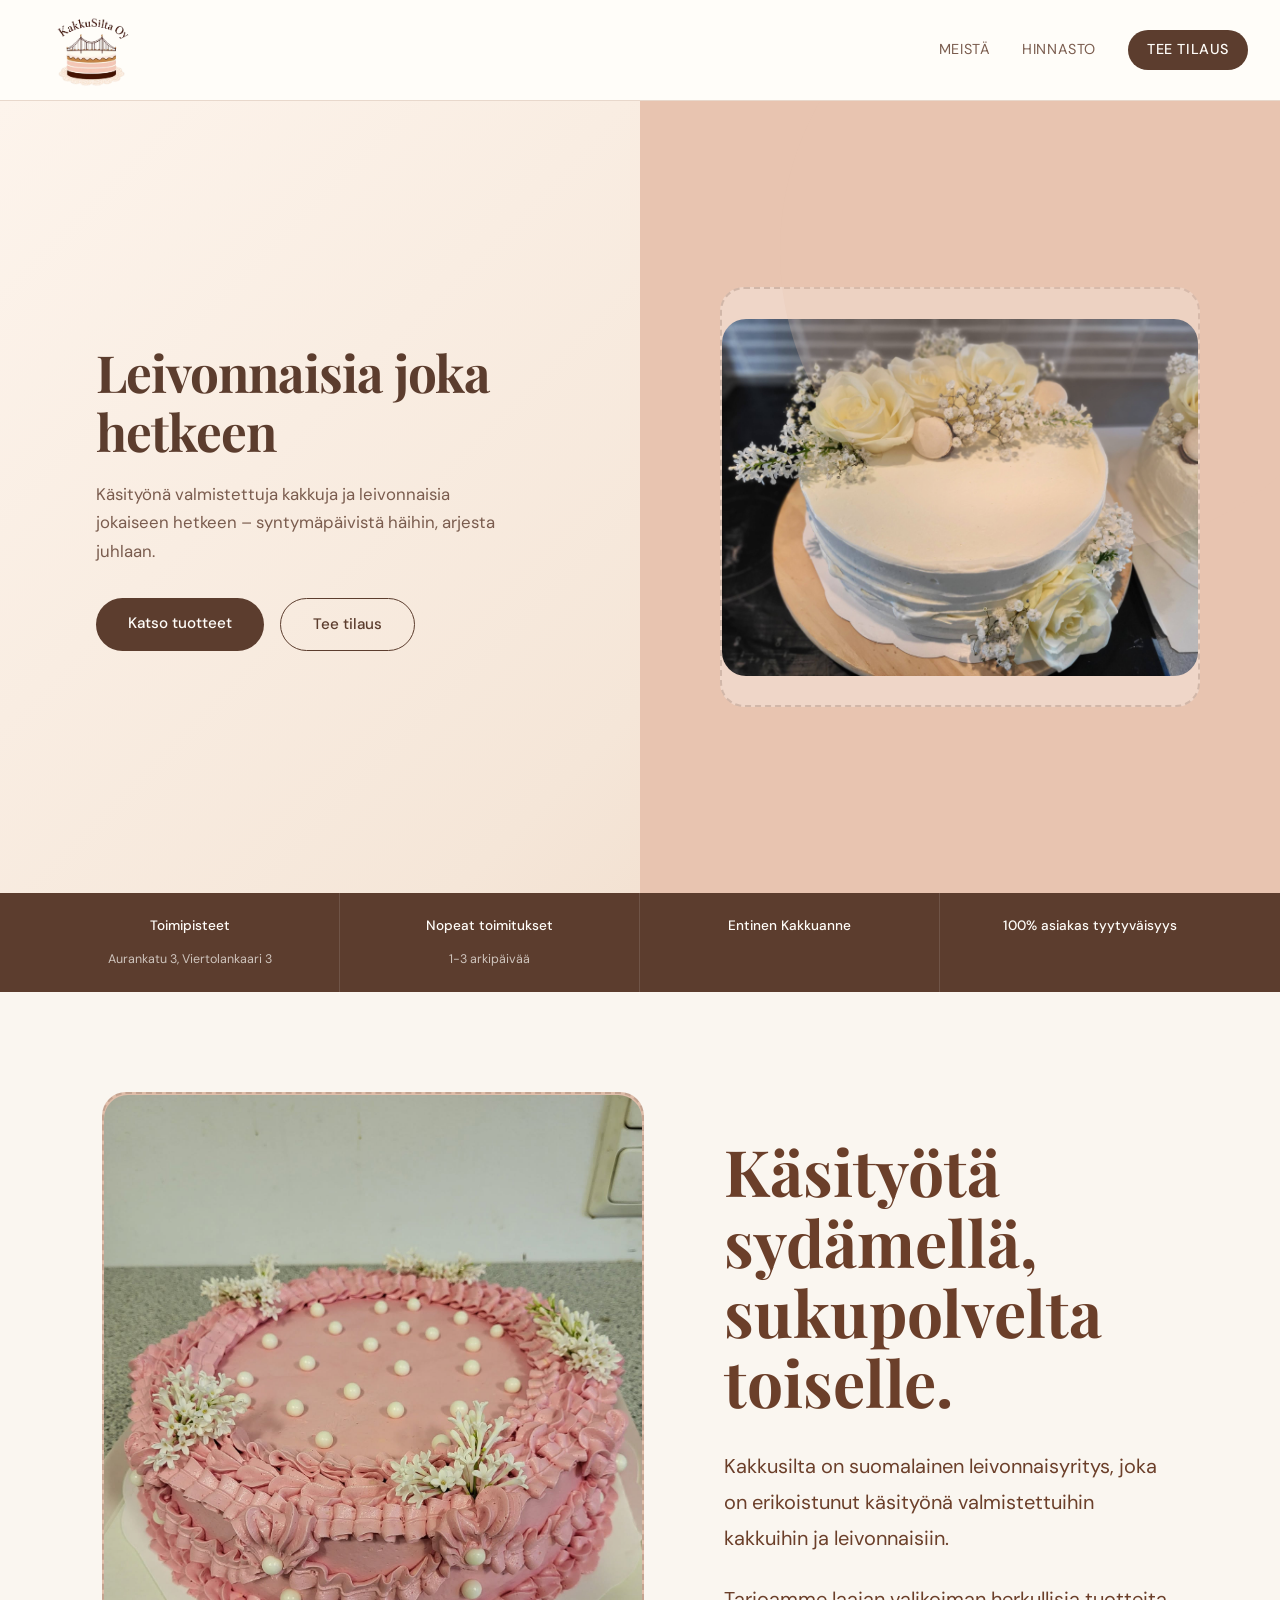
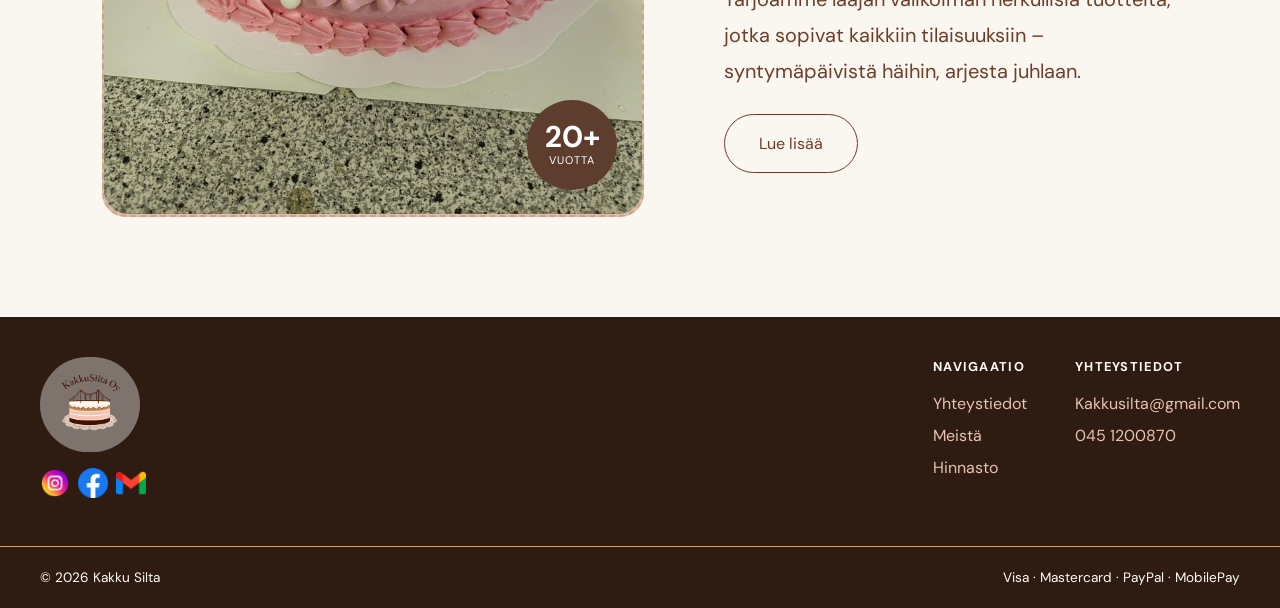
<file: index.html>
<!DOCTYPE html>
<html lang="fi">
  <head>
    <meta charset="UTF-8">
    <meta name="viewport" content="width=device-width, initial-scale=1.0">
    <meta name="description" content="Tilauskakut, voileipäkakut ja leivonnaiset yli 20 vuoden kokemuksella. Tarjoilut juhliin ja tilaisuuksiin yrityksille ja yksityishenkilöille, myös nopealla aikataululla. Entinen KakkuAnne tmi.">
    <link rel="stylesheet" href="styles.css">
    <link rel="icon" type="image/png" href="/favicon-96x96.png" sizes="96x96" />
    <link rel="icon" type="image/svg+xml" href="/favicon.svg" />
    <link rel="shortcut icon" href="/favicon.ico" />
    <link rel="apple-touch-icon" sizes="180x180" href="/apple-touch-icon.png" />
    <link rel="manifest" href="/site.webmanifest" />
    <link rel="preconnect" href="https://fonts.googleapis.com">
    <link rel="preconnect" href="https://fonts.gstatic.com" crossorigin>
    <link href="https://fonts.googleapis.com/css2?family=Playfair+Display:wght@500;600;700&family=DM+Sans:wght@300;400;500&display=swap" rel="stylesheet">
    <link rel="canonical" href="https://kakkusilta.fi" />
    <title>Kakkusilta | Kotimaista laatua</title>
  </head>

  <body>

    <!-- NAVBAR -->
    <header class="navbar" role="navigation" id="navbar">
      <nav>
        <div class="nav-wrapper">

          <!-- LOGO -->
          <div class="logo">
            <a fetchpriority="high" class="logo" href="index.html"><img src="kuvat/logo1.webp" alt="Logo"></a>
          </div>

          <!-- NAVIGAATIO LINKIT (desktop + mobile dropdown) -->
          <div class="nav-menu" id="nav-menu">
            <div class="nav-links">
              <a href="#meistä">MEISTÄ</a>
              <a href="hinnasto.html">HINNASTO</a>
              <a class="navlink1" href="yhteystiedot.html">TEE TILAUS</a>
            </div>
          </div>

          <!-- HAMBURGER -->
          <button class="hamburger" id="hamburger" aria-label="Avaa valikko" aria-expanded="false">
            <span></span>
            <span></span>
            <span></span>
          </button>

        </div>
      </nav>
    </header>

    <main>

      <!-- HERO -->
      <section class="hero" aria-label="hero">
        <div class="hero-vasen">
          <h1>Leivonnaisia joka hetkeen</h1>
          <p>Käsityönä valmistettuja kakkuja ja leivonnaisia jokaiseen hetkeen – syntymäpäivistä häihin, arjesta juhlaan.</p>
          <div class="hero-napit">
            <a href="#facebook" class="hero-cta">Katso tuotteet</a>
            <a href="yhteystiedot.html" class="hero-btn">Tee tilaus</a>
          </div>
        </div>
        <div class="hero-oikea">
          <div class="hero-oikea-sisus">
            <img src="kuvat/Kakkusilta-valkoinen-kakku.jpg" alt="Hero kuva">
          </div>
        </div>
      </section>

      <!-- USP BAR -->
      <aside>
        <section class="usp-bar">
          <div class="usp-bar-in">
            <div class="usp">
              <h3>Toimipisteet</h3>
              <p>Aurankatu 3, Viertolankaari 3</p>
            </div>
            <div class="usp">
              <h3>Nopeat toimitukset</h3>
              <p>1-3 arkipäivää</p>
            </div>            
            <div class="usp">
              <h3>Entinen Kakkuanne</h3>
            </div>
            <div class="usp">
              <h3>100% asiakas tyytyväisyys</h3>
            </div>
          </div>
        </section>
      </aside>

      <script src="https://cdn.commoninja.com/sdk/latest/commonninja.js" defer></script>
      <div id="facebook" class="commonninja_component pid-122cd5c8-a793-41a1-adbe-83d6178885f8"></div>

      <!-- MEISTÄ -->
      <section class="meista-section">

        <div class="about-image">
          <div class="placeholder">
            <img src="kuvat/kakkusilta-pinkki-kakku.jpg" alt="Meistä kuva">
          </div>
          <div class="badge">
            <strong>20+</strong>
            <small>VUOTTA</small>
          </div>
        </div>

        <div class="meista-content">
          <h2 id="meistä">
            Käsityötä sydämellä,<br>
            sukupolvelta toiselle.
          </h2>
          <p>
            Kakkusilta on suomalainen leivonnaisyritys, joka on
            erikoistunut käsityönä valmistettuihin kakkuihin ja
            leivonnaisiin.
          </p>
          <p>
            Tarjoamme laajan valikoiman herkullisia tuotteita,
            jotka sopivat kaikkiin tilaisuuksiin – syntymäpäivistä
            häihin, arjesta juhlaan.
          </p>
          <a href="https://www.facebook.com/profile.php?id=61590778768108&sk=about" class="about-btn">Lue lisää</a>
        </div>

      </section>

    </main>

    <!-- FOOTER -->
    <footer>
      <section class="topoffooter">
        <section class="infocard">
          <a class="logo1" href="index.html"><img src="kuvat/logo1.png" alt="logo"></a>
          <div class="infocard-links">
          <ul>
            <li><a href="https://www.instagram.com/kakkusilta/"><img src="kuvat/instagram.png" alt="Instagram"></a></li>
            <li><a href="https://www.facebook.com/profile.php?id=61590778768108"><img src="kuvat/facebook.png" alt="Facebook"></a></li>
            <li><a href="mailto:kakkusilta@gmail.com"><img src="kuvat/gmail.png" alt="Sähköposti"></a></li>
          </ul>
          </div>
        </section>
        <div>
          <section class="navigation">
            <h3>NAVIGAATIO</h3>
            <a href="yhteystiedot.html">Yhteystiedot</a>
            <a href="#meistä">Meistä</a>
            <a href="hinnasto.html">Hinnasto</a>
          </section>
          <section class="yhteystiedot">
            <h3>YHTEYSTIEDOT</h3>
            <a href="mailto:kakkusilta@gmail.com">Kakkusilta@gmail.com</a>
            <a href="sms:045 1200870">045 1200870</a>
          </section>
        </div>
      </section>
      <section class="bottomfooter">
        <div><p>© 2026 Kakku Silta</p></div>
        <div><p>Visa · Mastercard · PayPal · MobilePay</p></div>
      </section>
    </footer>

    <script>
      const hamburger = document.getElementById('hamburger');
      const navMenu   = document.getElementById('nav-menu');   // ← was "nav-links" (bug fixed)

      hamburger.addEventListener('click', () => {
        const open = hamburger.classList.toggle('active');
        navMenu.classList.toggle('active');
        hamburger.setAttribute('aria-expanded', open);
      });

      // Close when a link is clicked
      navMenu.querySelectorAll('a').forEach(link => {
        link.addEventListener('click', () => {
          hamburger.classList.remove('active');
          navMenu.classList.remove('active');
          hamburger.setAttribute('aria-expanded', 'false');
        });
      });

      // Close when clicking outside
      document.addEventListener('click', e => {
        if (!hamburger.contains(e.target) && !navMenu.contains(e.target)) {
          hamburger.classList.remove('active');
          navMenu.classList.remove('active');
          hamburger.setAttribute('aria-expanded', 'false');
        }
      });
    </script>

  </body>
</html>
</file>
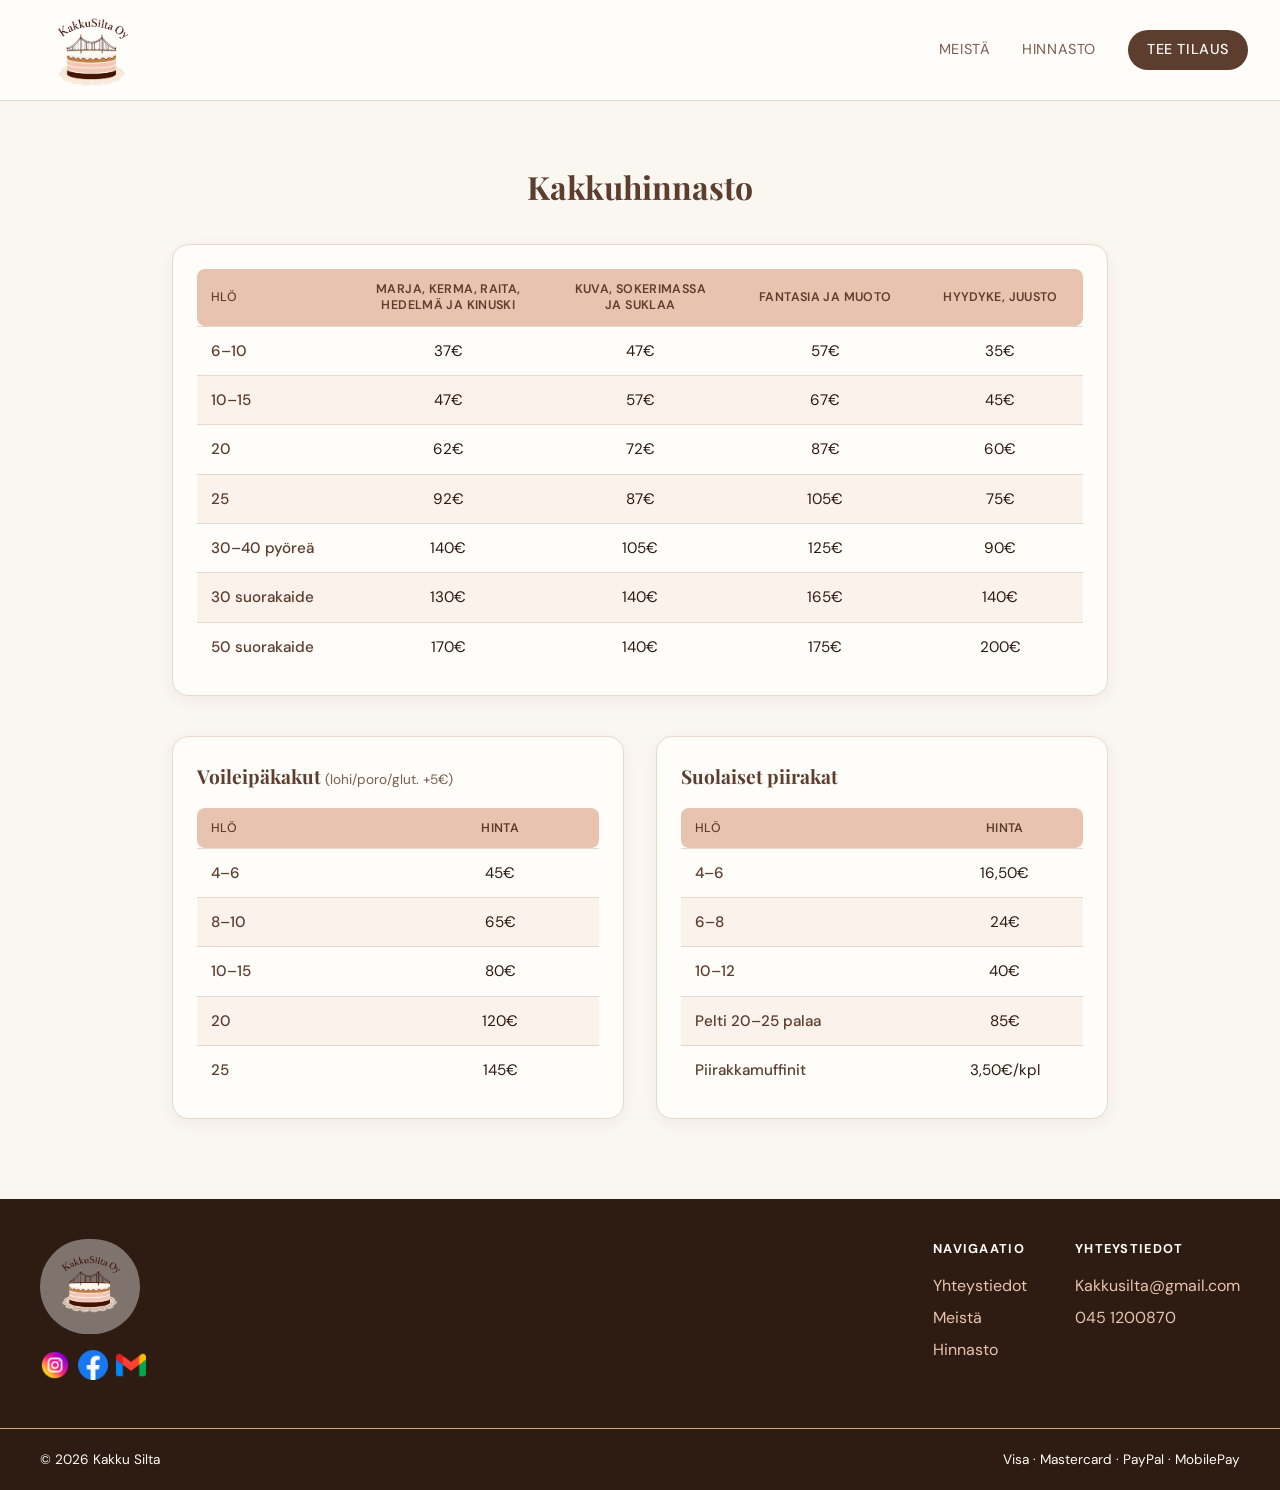
<file: hinnasto.html>
<!DOCTYPE html>
<html lang="fi">
  <head>
    <meta charset="UTF-8">
    <meta name="viewport" content="width=device-width, initial-scale=1.0">
    <meta name="description" content="Hinnasto – käsityönä valmistettuja kakkuja ja leivonnaisia. Vastaamme 2 arkipäivän sisällä.">
    <link rel="stylesheet" href="hinnasto.css">
    <link rel="icon" type="image/png" href="/favicon-96x96.png" sizes="96x96" />
    <link rel="icon" type="image/svg+xml" href="/favicon.svg" />
    <link rel="shortcut icon" href="/favicon.ico" />
    <link rel="apple-touch-icon" sizes="180x180" href="/apple-touch-icon.png" />
    <link rel="manifest" href="/site.webmanifest" />
    <link rel="preconnect" href="https://fonts.googleapis.com">
    <link rel="preconnect" href="https://fonts.gstatic.com" crossorigin>
    <link href="https://fonts.googleapis.com/css2?family=Playfair+Display:wght@500;600;700&family=DM+Sans:wght@300;400;500&display=swap" rel="stylesheet">
    <link rel="canonical" href="https://kakkusilta.fi/hinnasto" />
    <title>Tilauslomake | Kakkusilta</title>
  </head>

  <body>

    <!-- NAVBAR -->
    <header class="navbar" role="navigation" id="navbar">
      <nav>
        <div class="nav-wrapper">

          <!-- LOGO -->
          <div class="logo">
            <a fetchpriority="high" class="logo" href="index.html"><img src="kuvat/logo1.webp" alt="Logo"></a>
          </div>

          <!-- NAVIGAATIO LINKIT (desktop + mobile dropdown) -->
          <div class="nav-menu" id="nav-menu">
            <div class="nav-links">
              <a href="index.html#meistä">MEISTÄ</a>
              <a href="hinnasto.html">HINNASTO</a>
              <a class="navlink1" href="yhteystiedot.html">TEE TILAUS</a>
            </div>
          </div>

          <!-- HAMBURGER -->
          <button class="hamburger" id="hamburger" aria-label="Avaa valikko" aria-expanded="false">
            <span></span>
            <span></span>
            <span></span>
          </button>

        </div>
      </nav>
    </header>

    <main>
      <section class="hinnasto">

        <h2>Kakkuhinnasto</h2>
        <div class="taulukko-wrap">
          <table class="hintataulukko">
            <thead>
              <tr>
                <th>HLÖ</th>
                <th>Marja, kerma, raita,<br>hedelmä ja kinuski</th>
                <th>Kuva, sokerimassa<br>ja suklaa</th>
                <th>Fantasia ja muoto</th>
                <th>Hyydyke, juusto</th>
              </tr>
            </thead>
            <tbody>
              <tr><td>6–10</td><td>37€</td><td>47€</td><td>57€</td><td>35€</td></tr>
              <tr><td>10–15</td><td>47€</td><td>57€</td><td>67€</td><td>45€</td></tr>
              <tr><td>20</td><td>62€</td><td>72€</td><td>87€</td><td>60€</td></tr>
              <tr><td>25</td><td>92€</td><td>87€</td><td>105€</td><td>75€</td></tr>
              <tr><td>30–40 pyöreä</td><td>140€</td><td>105€</td><td>125€</td><td>90€</td></tr>
              <tr><td>30 suorakaide</td><td>130€</td><td>140€</td><td>165€</td><td>140€</td></tr>
              <tr><td>50 suorakaide</td><td>170€</td><td>140€</td><td>175€</td><td>200€</td></tr>
            </tbody>
          </table>
        </div>

        <div class="taulukko-rivi">

          <div class="taulukko-wrap">
            <h3>Voileipäkakut <span>(lohi/poro/glut. +5€)</span></h3>
            <table class="hintataulukko pieni">
              <thead>
                <tr><th>HLÖ</th><th>Hinta</th></tr>
              </thead>
              <tbody>
                <tr><td>4–6</td><td>45€</td></tr>
                <tr><td>8–10</td><td>65€</td></tr>
                <tr><td>10–15</td><td>80€</td></tr>
                <tr><td>20</td><td>120€</td></tr>
                <tr><td>25</td><td>145€</td></tr>
              </tbody>
            </table>
          </div>

          <div class="taulukko-wrap">
            <h3>Suolaiset piirakat</h3>
            <table class="hintataulukko pieni">
              <thead>
                <tr><th>HLÖ</th><th>Hinta</th></tr>
              </thead>
              <tbody>
                <tr><td>4–6</td><td>16,50€</td></tr>
                <tr><td>6–8</td><td>24€</td></tr>
                <tr><td>10–12</td><td>40€</td></tr>
                <tr><td>Pelti 20–25 palaa</td><td>85€</td></tr>
                <tr><td>Piirakkamuffinit</td><td>3,50€/kpl</td></tr>
              </tbody>
            </table>
          </div>

        </div>

      </section>
    </main>

    <!-- FOOTER -->
    <footer>
      <section class="topoffooter">
        <section class="infocard">
          <a class="logo1" href="index.html"><img src="kuvat/logo1.png" alt="logo"></a>
          <div class="infocard-links">
          <ul>
            <li><a href="instagram"><img src="kuvat/instagram.png" alt="Instagram"></a></li>
            <li><a href="facebook"><img src="kuvat/facebook.png" alt="Facebook"></a></li>
            <li><a href="mailto:kakkusilta@gmail.com"><img src="kuvat/gmail.png" alt="Sähköposti"></a></li>
          </ul>
          </div>
        </section>
        <div>
          <section class="navigation">
            <h3>NAVIGAATIO</h3>
            <a href="yhteystiedot.html">Yhteystiedot</a>
            <a href="index.html#meistä">Meistä</a>
            <a href="hinnasto.html">Hinnasto</a>
          </section>
          <section class="yhteystiedot">
            <h3>YHTEYSTIEDOT</h3>
            <a href="mailto:kakkusilta@gmail.com">Kakkusilta@gmail.com</a>
            <a href="sms:+358451200870">045 1200870</a>
          </section>
        </div>
      </section>
      <section class="bottomfooter">
        <div><p>© 2026 Kakku Silta</p></div>
        <div><p>Visa · Mastercard · PayPal · MobilePay</p></div>
      </section>
    </footer>

    <script>
      const hamburger = document.getElementById('hamburger');
      const navMenu   = document.getElementById('nav-menu');

      hamburger.addEventListener('click', () => {
        const open = hamburger.classList.toggle('active');
        navMenu.classList.toggle('active');
        hamburger.setAttribute('aria-expanded', open);
      });

      navMenu.querySelectorAll('a').forEach(link => {
        link.addEventListener('click', () => {
          hamburger.classList.remove('active');
          navMenu.classList.remove('active');
          hamburger.setAttribute('aria-expanded', 'false');
        });
      });

      document.addEventListener('click', e => {
        if (!hamburger.contains(e.target) && !navMenu.contains(e.target)) {
          hamburger.classList.remove('active');
          navMenu.classList.remove('active');
          hamburger.setAttribute('aria-expanded', 'false');
        }
      });
    </script>

  </body>
</html>
</file>
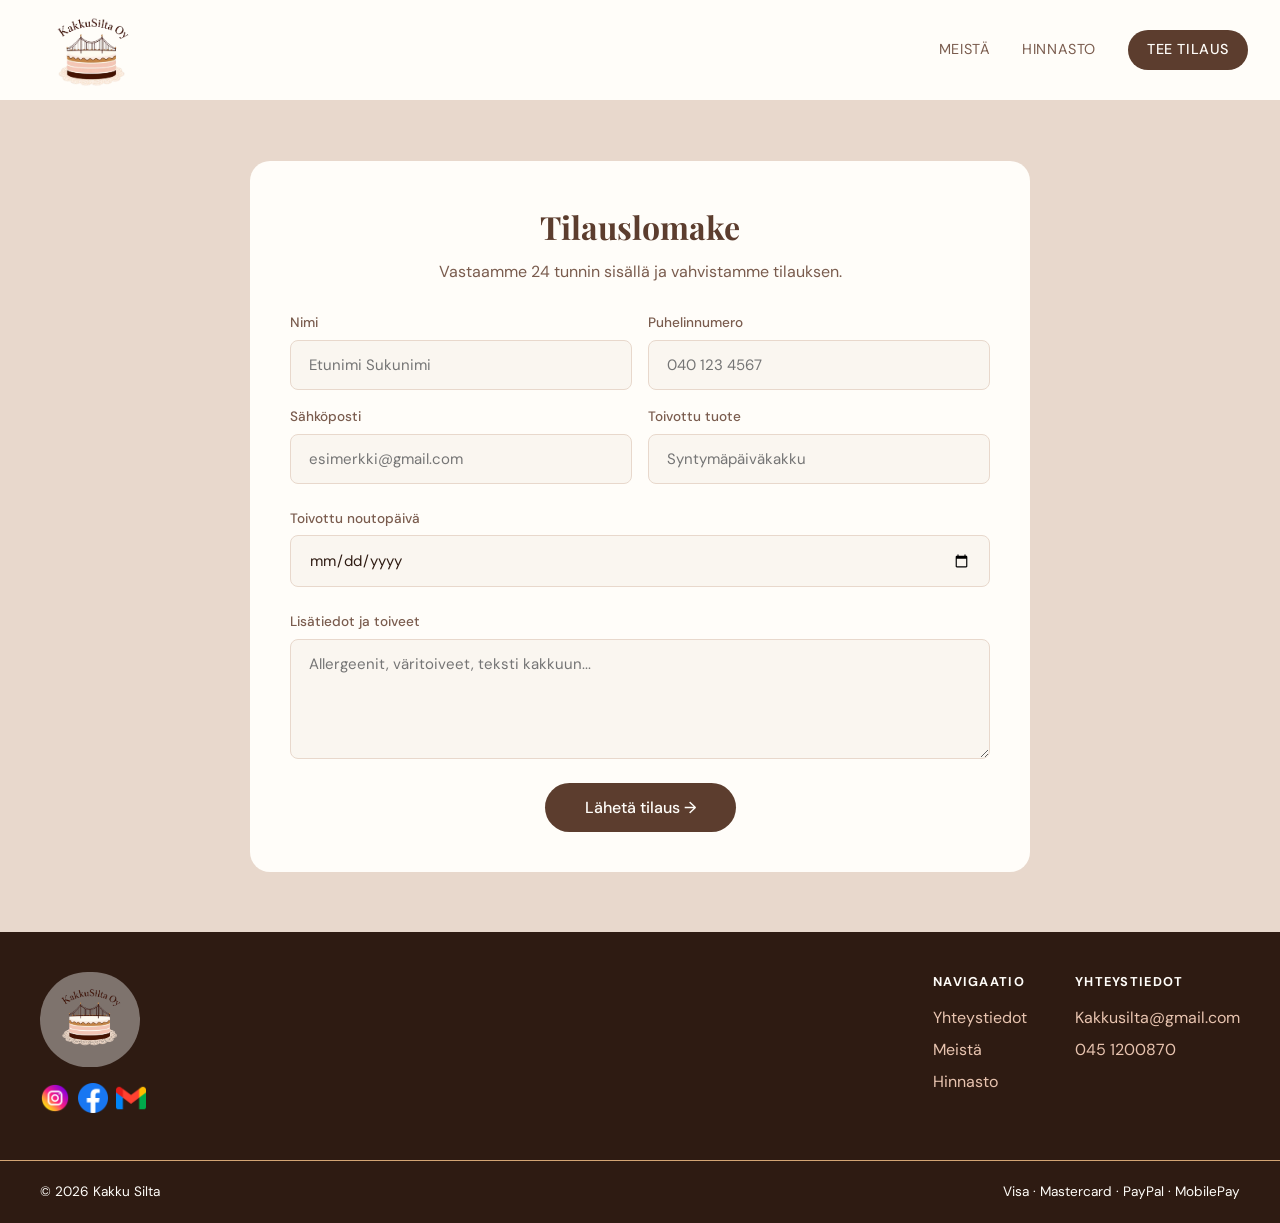
<file: yhteystiedot.html>
<!DOCTYPE html>
<html lang="fi">
  <head>
    <meta charset="UTF-8">
    <meta name="viewport" content="width=device-width, initial-scale=1.0">
    <meta name="description" content="Tee tilaus – käsityönä valmistettuja kakkuja ja leivonnaisia. Vastaamme 2 arkipäivän sisällä.">
    <link rel="stylesheet" href="yhteystiedot.css">
    <link rel="icon" type="image/png" href="/favicon-96x96.png" sizes="96x96" />
    <link rel="icon" type="image/svg+xml" href="/favicon.svg" />
    <link rel="shortcut icon" href="/favicon.ico" />
    <link rel="apple-touch-icon" sizes="180x180" href="/apple-touch-icon.png" />
    <link rel="manifest" href="/site.webmanifest" />
    <link rel="preconnect" href="https://fonts.googleapis.com">
    <link rel="preconnect" href="https://fonts.gstatic.com" crossorigin>
    <link href="https://fonts.googleapis.com/css2?family=Playfair+Display:wght@500;600;700&family=DM+Sans:wght@300;400;500&display=swap" rel="stylesheet">
    <link rel="canonical" href="https://kakkusilta.fi/yhteystiedot" />
    <title>Tilauslomake | Kakkusilta</title>
  </head>

  <body>

    <!-- NAVBAR -->
    <header class="navbar" role="navigation" id="navbar">
      <nav>
        <div class="nav-wrapper">

          <!-- LOGO -->
          <div class="logo">
            <a fetchpriority="high" class="logo" href="index.html"><img src="kuvat/logo1.webp" alt="Logo"></a>
          </div>

          <!-- NAVIGAATIO LINKIT (desktop + mobile dropdown) -->
          <div class="nav-menu" id="nav-menu">
            <div class="nav-links">
              <a href="index.html#meistä">MEISTÄ</a>
              <a href="hinnasto.html">HINNASTO</a>
              <a class="navlink1" href="yhteystiedot.html">TEE TILAUS</a>
            </div>
          </div>

          <!-- HAMBURGER -->
          <button class="hamburger" id="hamburger" aria-label="Avaa valikko" aria-expanded="false">
            <span></span>
            <span></span>
            <span></span>
          </button>

        </div>
      </nav>
    </header>

    <main>
      <section class="lomake">
        <form action="https://api.web3forms.com/submit" method="POST">

          <h3>Tilauslomake</h3>
          <p>Vastaamme 24 tunnin sisällä ja vahvistamme tilauksen.</p>

          <input type="hidden" name="access_key" value="18f31ed1-7840-479d-8dbb-cd236b407216">

          <div class="rivi1">
            <div class="label">
              <label for="nimi">Nimi</label>
              <input id="nimi" type="text" name="name" placeholder="Etunimi Sukunimi" required>
            </div>
            <div class="label">
              <label for="puhelin">Puhelinnumero</label>
              <input id="puhelin" type="tel" name="puhelinnumero" placeholder="040 123 4567" required>
            </div>
          </div>

          <div class="rivi2">
            <div class="label">
              <label for="email">Sähköposti</label>
              <input id="email" type="email" name="email" placeholder="esimerkki@gmail.com" required>
            </div>
            <div class="label">
              <label for="tuote">Toivottu tuote</label>
              <input id="tuote" name="toivottu_tuote" placeholder="Syntymäpäiväkakku">
            </div>
          </div>

          <div class="rivi3">
            <div class="label">
              <label for="noutopv">Toivottu noutopäivä</label>
              <input id="noutopv" type="date" name="noutopäivä" required>
            </div>
          </div>   

          <div class="rivi3">
            <div class="label" style="margin-top:16px">
              <label for="lisatiedot">Lisätiedot ja toiveet</label>
              <textarea id="lisatiedot" name="Lisätiedot" placeholder="Allergeenit, väritoiveet, teksti kakkuun..."></textarea>
            </div>
          </div>

          <div class="rivi3">
            <input type="checkbox" name="botcheck" class="hidden" style="display: none;">
            <button type="submit">Lähetä tilaus →</button>
          </div>

        </form>
      </section>
    </main>

    <!-- FOOTER -->
    <footer>
      <section class="topoffooter">
        <section class="infocard">
          <a class="logo1" href="index.html"><img src="kuvat/logo1.png" alt="logo"></a>
          <div class="infocard-links">
          <ul>
            <li><a href="instagram"><img src="kuvat/instagram.png" alt="Instagram"></a></li>
            <li><a href="facebook"><img src="kuvat/facebook.png" alt="Facebook"></a></li>
            <li><a href="mailto:kakkusilta@gmail.com"><img src="kuvat/gmail.png" alt="Sähköposti"></a></li>
          </ul>
          </div>
        </section>
        <div>
          <section class="navigation">
            <h3>NAVIGAATIO</h3>
            <a href="yhteystiedot.html">Yhteystiedot</a>
            <a href="index.html#meistä">Meistä</a>
            <a href="hinnasto.html">Hinnasto</a>
          </section>
          <section class="yhteystiedot">
            <h3>YHTEYSTIEDOT</h3>
            <a href="mailto:kakkusilta@gmail.com">Kakkusilta@gmail.com</a>
            <a href="sms:+358451200870">045 1200870</a>
          </section>
        </div>
      </section>
      <section class="bottomfooter">
        <div><p>© 2026 Kakku Silta</p></div>
        <div><p>Visa · Mastercard · PayPal · MobilePay</p></div>
      </section>
    </footer>

    <script>
      const hamburger = document.getElementById('hamburger');
      const navMenu   = document.getElementById('nav-menu');

      hamburger.addEventListener('click', () => {
        const open = hamburger.classList.toggle('active');
        navMenu.classList.toggle('active');
        hamburger.setAttribute('aria-expanded', open);
      });

      navMenu.querySelectorAll('a').forEach(link => {
        link.addEventListener('click', () => {
          hamburger.classList.remove('active');
          navMenu.classList.remove('active');
          hamburger.setAttribute('aria-expanded', 'false');
        });
      });

      document.addEventListener('click', e => {
        if (!hamburger.contains(e.target) && !navMenu.contains(e.target)) {
          hamburger.classList.remove('active');
          navMenu.classList.remove('active');
          hamburger.setAttribute('aria-expanded', 'false');
        }
      });
    </script>

  </body>
</html>
</file>
<file: styles.css>
*, *::before, *::after {
  box-sizing: border-box; margin: 0; padding: 0; 
}

:root {
  --cream: #FAF6F0;
  --rose: #E8C4B0;
  --rose-dark: #C4876A;
  --brown: #5C3D2E;
  --brown-light: #8B6255;
  --warm-white: #FFFDF9;
  --text: #2E1B12;
  --text-muted: #7A5C4E;
  --border: #E8D8CC;
  --accent: #D4A574;
}

html { 
  scroll-behavior: smooth; 
}

body {
  font-family: 'DM Sans', sans-serif;
  background: #FAF6F0;
  color: #2E1B12;
  line-height: 1.6;
}

.logo img {
  width: 120px; height: auto;
}

/* ── NAVBAR ─────────────────────────────────── */
nav {
  background: #FFFDF9;
  border-bottom: 1px solid #E8D8CC;
  position: sticky;
  top: 0;
  z-index: 100;
}

.nav-wrapper {
  position: relative; /* anchors the dropdown */
  margin: 0 auto;
  padding: 0 2rem;
  display: flex;
  justify-content: space-between;
  align-items: center;
  height: 100px;
}

.logo {
  font-family: 'Playfair Display', serif;
  font-size: 1.4rem;
  font-weight: 700;
  color: #5C3D2E;
  text-decoration: none;
  letter-spacing: -0.02em;
  flex-shrink: 0;
}
.logo span { 
  color: #C4876A; 
}
.logo img  { 
  height: 80px; display: block; 
}

/* desktop nav */
.nav-links {
  display: flex;
  gap: 2rem;
  list-style: none;
  align-items: center;
}

.nav-links a {
  text-decoration: none;
  color: #7A5C4E;
  font-size: 0.9rem;
  font-weight: 400;
  letter-spacing: 0.04em;
  text-transform: uppercase;
  transition: color 0.2s;
}
.nav-links a:hover { 
  color: #5C3D2E; 
}

.navlink1 {
  background: #5C3D2E;
  color: #FFFDF9 !important;
  padding: 0.5rem 1.2rem;
  border-radius: 30px;
  font-weight: 500 !important;
}
.navlink1:hover { 
  background: var(--brown-light); 
}

/* ── HAMBURGER ───────────────────────────────── */
.hamburger {
  display: none;
  flex-direction: column;
  gap: 5px;
  background: none;
  border: none;
  cursor: pointer;
  padding: 4px;
  z-index: 200;
}
.hamburger span {
  display: block;
  width: 24px;
  height: 2px;
  background: var(--text);
  border-radius: 2px;
  transition: transform 0.25s ease, opacity 0.25s ease;
}
.hamburger.active span:nth-child(1) { 
  transform: translateY(7px) rotate(45deg); 
}
.hamburger.active span:nth-child(2) { 
  opacity: 0; 
}
.hamburger.active span:nth-child(3) { 
  transform: translateY(-7px) rotate(-45deg); 
}

/* ── HERO ────────────────────────────────────── */
.hero {
  background: linear-gradient(135deg, #FDF4EC 0%, #F5E6D8 60%, #EDD4C0 100%);
  min-height: 88vh;
  display: grid;
  grid-template-columns: 1fr 1fr;
  align-items: center;
  overflow: hidden;
  position: relative;
}
.hero::before {
  content: '';
  position: absolute;
  width: 600px; height: 600px;
  border-radius: 50%;
  background: rgba(232,196,176,0.25);
  top: -150px; right: -100px;
  pointer-events: none;
}
.hero-vasen {
  padding: 4rem 3rem 4rem 6rem;
  max-width: 580px;
}
.hero h1 {
  font-family: 'Playfair Display', serif;
  font-size: clamp(2.4rem, 4vw, 3.6rem);
  font-weight: 700;
  line-height: 1.15;
  color: var(--brown);
  margin-bottom: 1.2rem;
  letter-spacing: -0.02em;
}
.hero p {
  font-size: 1.05rem;
  color: var(--text-muted);
  margin-bottom: 2rem;
  max-width: 420px;
  line-height: 1.7;
}
.hero-napit { 
  display: flex; gap: 1rem; flex-wrap: wrap; 
}

.hero-cta {
  background: var(--brown);
  color: var(--warm-white);
  border: none;
  padding: 0.85rem 2rem;
  border-radius: 30px;
  font-size: 0.95rem;
  font-weight: 500;
  cursor: pointer;
  transition: background 0.2s, transform 0.15s;
  font-family: 'DM Sans', sans-serif;
  text-decoration: none;
}
.hero-cta:hover { 
  background: var(--brown-light); transform: translateY(-1px); 
}

.hero-btn {
  background: transparent;
  color: var(--brown);
  border: 1.5px solid var(--brown);
  padding: 0.85rem 2rem;
  border-radius: 30px;
  font-size: 0.95rem;
  font-weight: 500;
  cursor: pointer;
  transition: all 0.2s;
  font-family: 'DM Sans', sans-serif;
  text-decoration: none;
}
.hero-btn:hover { 
  background: var(--brown); color: var(--warm-white); transform: translateY(-1px); 
}

.hero-oikea {
  height: 88vh;
  background: var(--rose);
  display: flex;
  align-items: center;
  justify-content: center;
  overflow: hidden;
}
.hero-oikea-sisus {
  width: 75%; height: 64%;
  border-radius: 24px;
  background: rgba(255,255,255,0.3);
  display: flex;
  flex-direction: column;
  align-items: center;
  justify-content: center;
  border: 2px dashed rgba(92,61,46,0.2);
  color: var(--brown-light);
  font-size: 3rem;
  gap: 1rem;
}
.hero-oikea-sisus img {
  width: 100%;
  height: auto;
  border-radius: 24px;
}
.hero-oikea-sisus span {
  font-family: 'Playfair Display', serif;
  font-size: 1rem;
  letter-spacing: 0.1em;
  text-transform: uppercase;
  opacity: 0.6;
}

/* ── USP BAR ─────────────────────────────────── */
.usp-bar { 
  background: var(--brown); color: var(--warm-white); 
}
.usp-bar-in {
  max-width: 1200px;
  margin: 0 auto;
  display: grid;
  grid-template-columns: repeat(4, 1fr);
}
.usp {
  display: flex;
  flex-direction: column;
  align-items: center;
  gap: 0.8rem;
  padding: 1.4rem 1.5rem;
  border-right: 1px solid rgba(255,255,255,0.12);
}
.usp:last-child { 
  border-right: none; 
}
.usp h3 { 
  font-size: 0.85rem; font-weight: 500; 
}
.usp p  { 
  font-size: 0.78rem; opacity: 0.7; 
}

/* ── MEISTÄ ──────────────────────────────────── */
.meista-section {
  display: flex;
  align-items: center;
  justify-content: center;
  gap: 80px;
  padding: 100px 8%;
  background-color: rgb(250,246,240);
}
.about-image {
  width: 542px; height: 725px;
  background: #dfbda9;
  border: 2px dashed rgba(92,61,46,0.2);
  border-radius: 24px;
  display: flex;
  align-items: center;
  justify-content: center;
  position: relative;
  flex-shrink: 0;
}
.placeholder {
  display: flex; flex-direction: column; align-items: center;
  font-size: 50px; color: rgba(92,61,46,0.5);
}
.placeholder img {
  width: 100%;
  height: auto;
  border-radius: 24px;
}
.badge {
  position: absolute; bottom: 25px; right: 25px;
  width: 90px; height: 90px; border-radius: 50%;
  background: #5c3d2e; color: white;
  display: flex; flex-direction: column; align-items: center; justify-content: center;
}
.badge strong { 
  font-size: 30px; line-height: 1; 
}
.badge small  { 
  font-size: 11px; letter-spacing: 1px; 
}

.meista-content { 
  max-width: 520px; 
}
.meista-content h2 {
  font-size: 4rem; line-height: 1.1; color: #6b3f2a;
  margin-bottom: 30px; font-family: 'Playfair Display', serif;
}
.meista-content p { font-size: 20px; line-height: 1.8; color: #6b3f2a; margin-bottom: 25px; }
.about-btn {
  display: inline-block; padding: 16px 34px;
  border: 1.5px solid #6b3f2a; border-radius: 999px;
  text-decoration: none; color: #6b3f2a; transition: 0.3s ease;
}
.about-btn:hover { 
  background: #6b3f2a; color: white; 
}

/* ── FOOTER ──────────────────────────────────── */
footer a { 
  text-decoration: none; color: var(--rose); 
}

.topoffooter {
  background-color: var(--text);
  display: flex;
  justify-content: space-between;
  align-items: flex-start;
  padding: 40px;
  border-bottom: 1px solid var(--accent);
  flex-wrap: wrap;
  gap: 2rem;
}
.infocard { 
  display: flex; flex-direction: column; gap: 1rem; 
}
.infocard ul { 
  display: flex; gap: 0.5rem; list-style: none; 
}
.infocard-links img {
  width: 30px;
}

.logo1 {
  background: rgba(255, 255, 255, 0.384);
  border-radius: 100px;
  margin-right: 10px;
  padding: 10px 0px;
}
.logo1 img {
  width: 100px; height: auto;
}


.topoffooter > div { 
  display: flex; flex-direction: row; gap: 3rem; flex-wrap: wrap; 
}
.navigation, .yhteystiedot { 
  display: flex; flex-direction: column; gap: 0.4rem; 
}
.navigation h3, .yhteystiedot h3 {
  color: var(--warm-white); font-size: 0.8rem;
  letter-spacing: 0.1em; text-transform: uppercase; margin-bottom: 0.4rem;
}

.bottomfooter {
  background-color: var(--text);
  color: var(--warm-white);
  display: flex;
  justify-content: space-between;
  padding: 20px 40px;
  flex-wrap: wrap;
  gap: 0.5rem;
  font-size: 0.85rem;
}
.bottomfooter div { display: flex; }

/* ═══════════════════════════════════════════════
   RESPONSIVE
═══════════════════════════════════════════════ */

/* ── Laptop ──────────────────────────────────── */
@media (max-width: 1440px) {
  .hero-oikea-sisus { height: 53%;}
}

  /* ── Tablet ──────────────────────────────────── */
@media (max-width: 1024px) {
  .hero {
    grid-template-columns: 1fr;
    min-height: auto;
  }
  .hero-vasen {
    padding: 3rem 2rem;
    max-width: 100%;
    text-align: center;
    order: 2;
  }
  .hero p { max-width: 100%; }
  .hero-napit { justify-content: center; }
  .hero-oikea { height: 65vw; min-height: 260px; order: 1; }
  .hero-oikea-sisus { height: 87%;}

  .usp-bar-in { grid-template-columns: 1fr 1fr; }
  .usp:nth-child(2) { border-right: none; }
  .usp:nth-child(3) { border-top: 1px solid rgba(255,255,255,0.12); }
  .usp:nth-child(4) { border-top: 1px solid rgba(255,255,255,0.12); }

  .meista-section { flex-direction: column; text-align: center; gap: 40px; padding: 60px 5%; }
  .about-image { width: 100%; max-width: 480px; height: 642px; }
  .meista-content h2 { font-size: 3rem; }
  .meista-content p { font-size: 1rem; }
}

/* ── Mobile ──────────────────────────────────── */
@media (max-width: 768px) {

  /* show hamburger */
  .hamburger { display: flex; }

  /* hide the desktop nav, make it a dropdown */
  .nav-menu {
    display: none;
    position: absolute;
    top: 70px; /* height of navbar */
    left: 0; right: 0;
    background: #FFFDF9;
    border-bottom: 2px solid var(--border);
    padding: 1.5rem 2rem;
    box-shadow: 0 8px 24px rgba(92,61,46,0.12);
    z-index: 150;
  }
  /* show when JS toggles .active */
  .nav-menu.active { display: block; }

  .nav-links {
    flex-direction: column;
    align-items: flex-start;
    gap: 1.2rem;
  }
  .nav-links a { font-size: 1rem; }

  .hero-oikea { height: 60vw; min-height: 220px; }
  .hero-vasen { padding: 2.5rem 1.2rem; }
  .hero-oikea-sisus { height: 94%;}


  .usp-bar-in { grid-template-columns: 1fr 1fr; }
  .usp { border-right: none; border-bottom: 1px solid rgba(255,255,255,0.12); padding: 1rem; }
  .usp:nth-child(odd)  { border-right: 1px solid rgba(255,255,255,0.12); }
  .usp:nth-child(3), .usp:nth-child(4) { border-bottom: none; }

  .meista-section { padding: 40px 1.2rem; }
  .meista-content h2 { font-size: 2.2rem; }

  .topoffooter { flex-direction: column; padding: 30px 24px; }
  .bottomfooter { flex-direction: column; align-items: center; text-align: center; padding: 16px 24px; }
}

/* ── Small phones ────────────────────────────── */
@media (max-width: 480px) {
  .usp-bar-in { grid-template-columns: 1fr; }
  .usp { border-right: none; }
  .usp:nth-child(odd) { border-right: none; }
  .usp:last-child { border-bottom: none; }
  .about-image {
    max-height: 520px;
  }
}

@media (max-width: 375px) {
  .about-image {
    height: 450px;
  }
}

@media (max-width: 320px) {
  .hero-oikea-sisus { height: 83%;}

  .about-image {
    height: 380px;
  }
}
</file>
<file: hinnasto.css>
*, *::before, *::after { box-sizing: border-box; margin: 0; padding: 0; }

:root {
  --cream: #FAF6F0;
  --rose: #E8C4B0;
  --rose-dark: #C4876A;
  --brown: #5C3D2E;
  --brown-light: #8B6255;
  --warm-white: #FFFDF9;
  --text: #2E1B12;
  --text-muted: #7A5C4E;
  --border: #E8D8CC;
  --accent: #D4A574;
}

html { scroll-behavior: smooth; }

body {
  font-family: 'DM Sans', sans-serif;
  background: #FAF6F0;
  color: #2E1B12;
  line-height: 1.6;
}

.logo img {
  width: 120px; height: auto;
}


/* ── NAVBAR ─────────────────────────────────── */
nav {
  background: #FFFDF9;
  border-bottom: 1px solid #E8D8CC;
  position: sticky;
  top: 0;
  z-index: 100;
}
.nav-wrapper {
  position: relative; /* anchors the dropdown */
  margin: 0 auto;
  padding: 0 2rem;
  display: flex;
  justify-content: space-between;
  align-items: center;
  height: 100px;
}
.logo {
  font-family: 'Playfair Display', serif;
  font-size: 1.4rem;
  font-weight: 700;
  color: #5C3D2E;
  text-decoration: none;
  letter-spacing: -0.02em;
  flex-shrink: 0;
}
.logo span { color: #C4876A; }
.logo img  { height: 80px; display: block; }

.nav-links {
  display: flex;
  gap: 2rem;
  list-style: none;
  align-items: center;
}
.nav-links a {
  text-decoration: none;
  color: #7A5C4E;
  font-size: 0.9rem;
  font-weight: 400;
  letter-spacing: 0.04em;
  text-transform: uppercase;
  transition: color 0.2s;
}
.nav-links a:hover { color: #5C3D2E; }

.navlink1 {
  background: #5C3D2E;
  color: #FFFDF9 !important;
  padding: 0.5rem 1.2rem;
  border-radius: 30px;
  font-weight: 500 !important;
}
.navlink1:hover { background: var(--brown-light); }

.nav-icons { display: flex; gap: 1.2rem; align-items: center; }
.nav-icon-btn {
  background: none; border: none; cursor: pointer;
  color: var(--text-muted); font-size: 1.1rem; padding: 4px; transition: color 0.2s;
}
.nav-icon-btn:hover { color: var(--brown); }

/* ── HAMBURGER ───────────────────────────────── */
.hamburger {
  display: none;
  flex-direction: column;
  gap: 5px;
  background: none; border: none; cursor: pointer; padding: 4px;
  z-index: 200;
}
.hamburger span {
  display: block; width: 24px; height: 2px;
  background: var(--text); border-radius: 2px;
  transition: transform 0.25s ease, opacity 0.25s ease;
}
.hamburger.active span:nth-child(1) { transform: translateY(7px) rotate(45deg); }
.hamburger.active span:nth-child(2) { opacity: 0; }
.hamburger.active span:nth-child(3) { transform: translateY(-7px) rotate(-45deg); }

/* ── HINNASTO ────────────────────────────────────── */
.hinnasto {
  max-width: 1000px;
  margin: 0 auto;
  padding: 60px 2rem 80px;
}

.hinnasto h2 {
  font-family: 'Playfair Display', serif;
  color: var(--brown);
  font-size: 2rem;
  text-align: center;
  margin-bottom: 2rem;
}

.taulukko-wrap {
  background: var(--warm-white);
  border: 1px solid var(--border);
  border-radius: 16px;
  padding: 24px;
  margin-bottom: 2.5rem;
  box-shadow: 0 4px 16px rgba(92,61,46,0.06);
  overflow-x: auto;
}

.taulukko-wrap h3 {
  font-family: 'Playfair Display', serif;
  color: var(--brown);
  font-size: 1.2rem;
  margin-bottom: 1rem;
}
.taulukko-wrap h3 span {
  font-family: 'DM Sans', sans-serif;
  font-size: 0.85rem;
  font-weight: 400;
  color: var(--text-muted);
}

.hintataulukko {
  width: 100%;
  border-collapse: collapse;
  font-size: 0.95rem;
}

.hintataulukko th,
.hintataulukko td {
  padding: 12px 14px;
  text-align: center;
  border-bottom: 1px solid var(--border);
}

.hintataulukko th:first-child,
.hintataulukko td:first-child {
  text-align: left;
  font-weight: 500;
  color: var(--brown);
}

.hintataulukko thead th {
  background: var(--rose);
  color: var(--brown);
  font-weight: 600;
  font-size: 0.78rem;
  letter-spacing: 0.03em;
  text-transform: uppercase;
  line-height: 1.3;
}

.hintataulukko thead th:first-child {
  border-top-left-radius: 8px;
  border-bottom-left-radius: 8px;
}
.hintataulukko thead th:last-child {
  border-top-right-radius: 8px;
  border-bottom-right-radius: 8px;
}

.hintataulukko tbody tr:nth-child(even) {
  background: #FBF2EC;
}

.hintataulukko tbody tr:last-child td {
  border-bottom: none;
}

.taulukko-rivi {
  display: flex;
  flex-direction: row;
  gap: 2rem;
  flex-wrap: wrap;
}
.taulukko-rivi .taulukko-wrap {
  flex: 1 1 280px;
  margin-bottom: 0;
}

@media (max-width: 600px) {
  .hinnasto { padding: 40px 1.2rem 60px; }
  .taulukko-wrap { padding: 16px; }
  .hintataulukko { font-size: 0.85rem; }
  .hintataulukko th, .hintataulukko td { padding: 8px 8px; }
}







/* ── FOOTER ──────────────────────────────────── */
footer a { text-decoration: none; color: var(--rose); }

.topoffooter {
  background-color: var(--text);
  display: flex; justify-content: space-between; align-items: flex-start;
  padding: 40px; border-bottom: 1px solid var(--accent);
  flex-wrap: wrap; gap: 2rem;
}
.infocard { 
  display: flex; flex-direction: column; gap: 1rem; 
}
.infocard ul { 
  display: flex; gap: 0.5rem; list-style: none; 
}
.infocard-links img {
  width: 30px;
}

.logo1 {
  background: rgba(255, 255, 255, 0.384);
  border-radius: 100px;
  margin-right: 10px;
  padding: 10px 0px;
}
.logo1 img {
  width: 100px; height: auto;
}

.topoffooter > div { display: flex; flex-direction: row; gap: 3rem; flex-wrap: wrap; }
.navigation, .yhteystiedot { display: flex; flex-direction: column; gap: 0.4rem; }
.navigation h3, .yhteystiedot h3 {
  color: var(--warm-white); font-size: 0.8rem;
  letter-spacing: 0.1em; text-transform: uppercase; margin-bottom: 0.4rem;
}

.bottomfooter {
  background-color: var(--text); color: var(--warm-white);
  display: flex; justify-content: space-between;
  padding: 20px 40px; flex-wrap: wrap; gap: 0.5rem; font-size: 0.85rem;
}
.bottomfooter div { display: flex; }

/* ═══════════════════════════════════════════════
   RESPONSIVE
═══════════════════════════════════════════════ */
@media (max-width: 768px) {
  .hamburger { display: flex; }
  .nav-icons  { display: none; }

  /* hide desktop nav, make it a dropdown */
  .nav-menu {
    display: none;
    position: absolute;
    top: 70px; left: 0; right: 0;
    background: #FFFDF9;
    border-bottom: 2px solid var(--border);
    padding: 1.5rem 2rem;
    box-shadow: 0 8px 24px rgba(92,61,46,0.12);
    z-index: 150;
  }
  .nav-menu.active { display: block; }

  .nav-links { flex-direction: column; align-items: flex-start; gap: 1.2rem; }
  .nav-links a { font-size: 1rem; }

  /* stack form fields */
  .rivi1, .rivi2 { grid-template-columns: 1fr; }

  form { padding: 28px 20px; }
  .lomake { padding: 40px 16px; }

  .topoffooter { flex-direction: column; padding: 30px 24px; }
  .topoffooter > div { gap: 2rem; }
  .bottomfooter { flex-direction: column; align-items: center; text-align: center; padding: 16px 24px; }
}

@media (max-width: 480px) {
  .lomake h3 { font-size: 1.6rem; }
  .lomake button { width: 100%; }
}
</file>
<file: yhteystiedot.css>
*, *::before, *::after { box-sizing: border-box; margin: 0; padding: 0; }

:root {
  --cream: #FAF6F0;
  --rose: #E8C4B0;
  --rose-dark: #C4876A;
  --brown: #5C3D2E;
  --brown-light: #8B6255;
  --warm-white: #FFFDF9;
  --text: #2E1B12;
  --text-muted: #7A5C4E;
  --border: #E8D8CC;
  --accent: #D4A574;
}

html { scroll-behavior: smooth; }

body {
  font-family: 'DM Sans', sans-serif;
  background: #FAF6F0;
  color: #2E1B12;
  line-height: 1.6;
}

.logo img {
  width: 120px; height: auto;
}


/* ── NAVBAR ─────────────────────────────────── */
nav {
  background: #FFFDF9;
  border-bottom: 1px solid #E8D8CC;
  position: sticky;
  top: 0;
  z-index: 100;
}
.nav-wrapper {
  position: relative; /* anchors the dropdown */
  margin: 0 auto;
  padding: 0 2rem;
  display: flex;
  justify-content: space-between;
  align-items: center;
  height: 100px;
}
.logo {
  font-family: 'Playfair Display', serif;
  font-size: 1.4rem;
  font-weight: 700;
  color: #5C3D2E;
  text-decoration: none;
  letter-spacing: -0.02em;
  flex-shrink: 0;
}
.logo span { color: #C4876A; }
.logo img  { height: 80px; display: block; }

.nav-links {
  display: flex;
  gap: 2rem;
  list-style: none;
  align-items: center;
}
.nav-links a {
  text-decoration: none;
  color: #7A5C4E;
  font-size: 0.9rem;
  font-weight: 400;
  letter-spacing: 0.04em;
  text-transform: uppercase;
  transition: color 0.2s;
}
.nav-links a:hover { color: #5C3D2E; }

.navlink1 {
  background: #5C3D2E;
  color: #FFFDF9 !important;
  padding: 0.5rem 1.2rem;
  border-radius: 30px;
  font-weight: 500 !important;
}
.navlink1:hover { background: var(--brown-light); }

.nav-icons { display: flex; gap: 1.2rem; align-items: center; }
.nav-icon-btn {
  background: none; border: none; cursor: pointer;
  color: var(--text-muted); font-size: 1.1rem; padding: 4px; transition: color 0.2s;
}
.nav-icon-btn:hover { color: var(--brown); }

/* ── HAMBURGER ───────────────────────────────── */
.hamburger {
  display: none;
  flex-direction: column;
  gap: 5px;
  background: none; border: none; cursor: pointer; padding: 4px;
  z-index: 200;
}
.hamburger span {
  display: block; width: 24px; height: 2px;
  background: var(--text); border-radius: 2px;
  transition: transform 0.25s ease, opacity 0.25s ease;
}
.hamburger.active span:nth-child(1) { transform: translateY(7px) rotate(45deg); }
.hamburger.active span:nth-child(2) { opacity: 0; }
.hamburger.active span:nth-child(3) { transform: translateY(-7px) rotate(-45deg); }

/* ── FORM ────────────────────────────────────── */
.lomake {
  display: flex;
  justify-content: center;
  align-items: center;
  text-align: center;
  background-color: var(--border);
  padding: 60px 24px;
  min-height: calc(100vh - 70px);
}
form {
  padding: 40px;
  background-color: var(--warm-white);
  border-radius: 20px;
  width: 100%;
  max-width: 780px;
}
.lomake h3 {
  font-size: 2rem;
  font-family: 'Playfair Display', serif;
  color: var(--brown);
  margin-bottom: 0.4rem;
}
.lomake p { color: var(--text-muted); margin-bottom: 28px; }

.lomake input,
.lomake textarea,
.lomake select {
  background-color: var(--cream);
  border-radius: 8px;
  padding: 14px 18px;
  font-size: 15px;
  border: 1px solid var(--border);
  width: 100%;
  font-family: 'DM Sans', sans-serif;
  color: var(--text);
  transition: border-color 0.2s;
}
.lomake input:focus,
.lomake textarea:focus,
.lomake select:focus { outline: none; border-color: var(--brown-light); }
.lomake textarea { min-height: 120px; resize: vertical; }

.rivi1, .rivi2 {
  display: grid;
  grid-template-columns: 1fr 1fr;
  gap: 16px;
  margin-bottom: 16px;
}
.rivi3 { margin-top: 24px; }

.label {
  display: flex; flex-direction: column;
  text-align: left; gap: 6px;
}
.label label { font-size: 0.85rem; font-weight: 500; color: var(--text-muted); }

.lomake button {
  padding: 14px 40px;
  border-radius: 30px;
  background: var(--brown);
  color: var(--warm-white);
  border: none;
  font-size: 1rem; font-weight: 500; cursor: pointer;
  font-family: 'DM Sans', sans-serif;
  transition: background 0.2s, transform 0.15s;
}
.lomake button:hover { background: var(--brown-light); transform: translateY(-1px); }

/* ── FOOTER ──────────────────────────────────── */
footer a { text-decoration: none; color: var(--rose); }

.topoffooter {
  background-color: var(--text);
  display: flex; justify-content: space-between; align-items: flex-start;
  padding: 40px; border-bottom: 1px solid var(--accent);
  flex-wrap: wrap; gap: 2rem;
}
.infocard { 
  display: flex; flex-direction: column; gap: 1rem; 
}
.infocard ul { 
  display: flex; gap: 0.5rem; list-style: none; 
}
.infocard-links img {
  width: 30px;
}

.logo1 {
  background: rgba(255, 255, 255, 0.384);
  border-radius: 100px;
  margin-right: 10px;
  padding: 10px 0px;
}
.logo1 img {
  width: 100px; height: auto;
}

.topoffooter > div { display: flex; flex-direction: row; gap: 3rem; flex-wrap: wrap; }
.navigation, .yhteystiedot { display: flex; flex-direction: column; gap: 0.4rem; }
.navigation h3, .yhteystiedot h3 {
  color: var(--warm-white); font-size: 0.8rem;
  letter-spacing: 0.1em; text-transform: uppercase; margin-bottom: 0.4rem;
}

.bottomfooter {
  background-color: var(--text); color: var(--warm-white);
  display: flex; justify-content: space-between;
  padding: 20px 40px; flex-wrap: wrap; gap: 0.5rem; font-size: 0.85rem;
}
.bottomfooter div { display: flex; }

/* ═══════════════════════════════════════════════
   RESPONSIVE
═══════════════════════════════════════════════ */
@media (max-width: 768px) {
  .hamburger { display: flex; }
  .nav-icons  { display: none; }

  /* hide desktop nav, make it a dropdown */
  .nav-menu {
    display: none;
    position: absolute;
    top: 70px; left: 0; right: 0;
    background: #FFFDF9;
    border-bottom: 2px solid var(--border);
    padding: 1.5rem 2rem;
    box-shadow: 0 8px 24px rgba(92,61,46,0.12);
    z-index: 150;
  }
  .nav-menu.active { display: block; }

  .nav-links { flex-direction: column; align-items: flex-start; gap: 1.2rem; }
  .nav-links a { font-size: 1rem; }

  /* stack form fields */
  .rivi1, .rivi2 { grid-template-columns: 1fr; }

  form { padding: 28px 20px; }
  .lomake { padding: 40px 16px; }

  .topoffooter { flex-direction: column; padding: 30px 24px; }
  .topoffooter > div { gap: 2rem; }
  .bottomfooter { flex-direction: column; align-items: center; text-align: center; padding: 16px 24px; }
}

@media (max-width: 480px) {
  .lomake h3 { font-size: 1.6rem; }
  .lomake button { width: 100%; }
}
</file>
